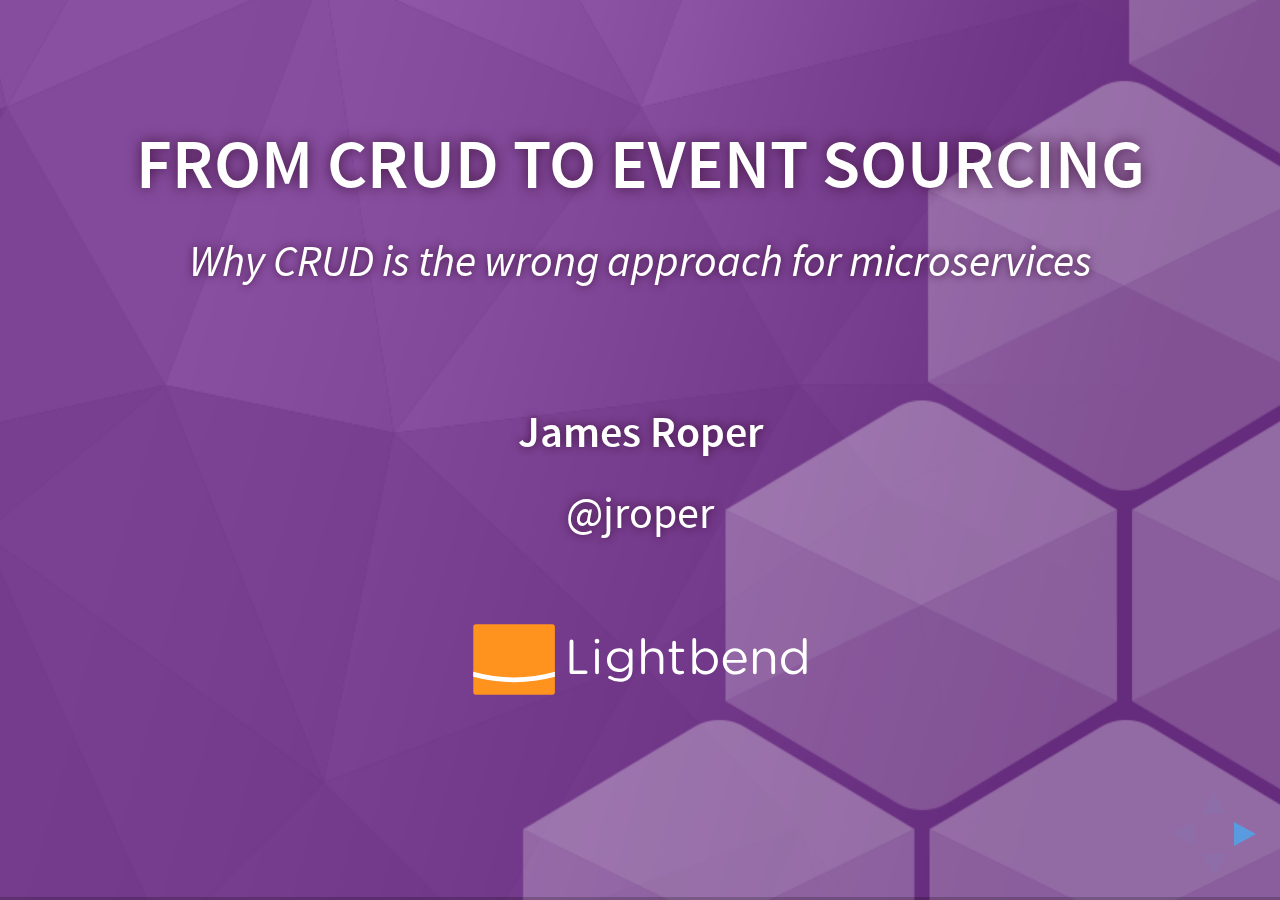
<file: index.html>
<!doctype html>
<html>
	<head>
		<meta charset="utf-8">
		<meta name="viewport" content="width=device-width, initial-scale=1.0, maximum-scale=1.0, user-scalable=no">

		<title>From CRUD to Event Sourcing</title>

		<link rel="stylesheet" href="css/reveal.css">
		<link rel="stylesheet" href="css/theme/black.css">

		<!-- Theme used for syntax highlighting of code -->
		<link rel="stylesheet" href="lib/css/zenburn.css">

		<link rel="stylesheet" href="css/custom.css">

		<!-- Printing and PDF exports -->
		<script>
			var link = document.createElement( 'link' );
			link.rel = 'stylesheet';
			link.type = 'text/css';
			link.href = window.location.search.match( /print-pdf/gi ) ? 'css/print/pdf.css' : 'css/print/paper.css';
			document.getElementsByTagName( 'head' )[0].appendChild( link );
		</script>
	</head>
	<body>
		<div class="reveal" id="presentation">
			<div class="slides">

<section>

    <h2>From CRUD to Event Sourcing</h2>

    <p style="font-style: italic;">Why CRUD is the wrong approach for microservices</p>

    <p style="margin-top: 100px; font-weight: bold;">James Roper</p>

    <p><tt>@jroper</tt></p>

    <img style="width: 30%; margin-top: 50px; border: none; background: none; box-shadow: none;" src="assets/lightbend-logo.svg"/>
</section>

<section>
    <h2>Agenda</h2>

    <ul>
        <li class="fragment">Failure test CRUD solutions</li>
        <li class="fragment">Learn about Event Sourcing</li>
        <li class="fragment">See why Event Sourcing is resilient</li>
        <li class="fragment">Live coding!</li>
    </ul>
</section>

<section>
<section>
    <h2>Holiday Rentals</h2>

    <ul>
        <li class="fragment">Airbnb like application</li>
        <li class="fragment">Asynchronous microservice architecture</li>
        <li class="fragment">Kafka for messaging</li>
        <li class="fragment">Reservation service uses CRUD persistence</li>
    </ul>
</section>

<section>
    <h2>Architecture</h2>
    
    <img src="assets/architecture.png" />
</section>
</section>

<section>
<section>
    <h2>Service implementation</h2>

    <ul>
        <li class="fragment">Basic approach:
            <ul>
                <li class="fragment">Update database</li>
                <li class="fragment and-link"><em>and</em></li>
                <li class="fragment">Publish to Kafka</li>
            </ul>
        </li>
    </ul>
</section>    

<section>
    <h2>Naive approach</h2>
    <div class="image-fragments">
        <img src="assets/publish-after-1.png" class="fragment"/>
        <img src="assets/publish-after-2.png" class="fragment"/>
        <img src="assets/publish-after-3.png" class="fragment"/>
        <img src="assets/publish-after-4.png" class="fragment"/>
        <img src="assets/publish-after-0.png" />
    </div>
</section>

<section>
    <h2>What if something goes wrong?</h2>

    <ul>
        <li class="fragment">Is this approach resilent?</li>
        <li class="fragment">What if:
            <ul>
                <li class="fragment">The service goes down?</li>
                <li class="fragment">The database goes down?</li>
                <li class="fragment">Kafka goes down?</li>
                <li class="fragment">The network goes down?</li>
            </ul>
        </li>
    </ul>
</section>

<section>
    <h2>Naive approach</h2>
    <div class="image-fragments">
        <img src="assets/publish-after-5.png" class="fragment"/>
        <img src="assets/publish-after-6.png" class="fragment"/>
        <img src="assets/publish-after-4.png" />
    </div>
</section>

<section>
    <img src="assets/dino-rent.png" />
</section>


</section>

<section>
<section>
    <h2>Another solution?</h2>

    <div class="image-fragments">
        <img src="assets/commit-after-1.png" class="fragment"/>
        <img src="assets/commit-after-2.png" class="fragment"/>
        <img src="assets/commit-after-3.png" class="fragment"/>
        <img src="assets/commit-after-4.png" class="fragment"/>
        <img src="assets/commit-after-5.png" class="fragment"/>
        <img src="assets/commit-after-6.png" class="fragment"/>
        <img src="assets/commit-after-0.png" />
    </div>
</section>

<section>
    <h2>Two generals problem</h2>

    <img src="assets/2-generals.png" />
</section>

<section>
    <h2>Two generals problem</h2>

    <ul>
        <li class="fragment">It is proven to be unsolveable</li>
    </ul>
</section>

<section>
    <h2>Two-phase commit</h2>

    <ul>
        <li class="fragment">Can't we just use two-phase commit?
            <ul>
                <li class="fragment">No.</li>
                <li class="fragment">Only reduces the window for failure to cause a problem</li>
                <li class="fragment">The window is largest when failure is most likely</li>
                <li class="fragment">Coordination comes at high cost</li>
            </ul>
        </li>
    </ul>
</section>
</section>

<section>
<section>
    <h2>Too hard?</h2>

    <ul>
        <li class="fragment">Maybe it's all too hard</li>
        <li class="fragment">Is inconsistency really that bad?</li>
    </ul>
</section>

<section>
    <h2>An easier way?</h2>

    <ul>
        <li class="fragment">We can't solve the 2 generals problem</li>
        <li class="fragment">What if come up with a different plan of attack?</li>
    </ul>
</section>
</section>

<section>
<section>
    <h2>Event sourcing</h2>

    <ul>
        <li class="fragment">Don't store the current state</li>
        <li class="fragment">Store the events that occurred</li>
        <li class="fragment">Compute the state from the events</li>
    </ul>
</section>

<section>
    <h2>Event sourcing</h2>

    <div class="image-fragments">
        <img src="assets/es-append-1.png" class="fragment"/>
        <img src="assets/es-append-2.png" class="fragment"/>
        <img src="assets/es-append-3.png" class="fragment"/>
        <img src="assets/es-append-4.png" class="fragment"/>
        <img src="assets/es-append-5.png" class="fragment"/>
        <img src="assets/es-append-0.png"/>
    </div>
</section>

<section>
    <h2>Event sourcing</h2>

    <div class="image-fragments">
        <img src="assets/es-publish-1.png" class="fragment"/>
        <img src="assets/es-publish-2.png" class="fragment"/>
        <img src="assets/es-publish-3.png" class="fragment"/>
        <img src="assets/es-publish-4.png" class="fragment"/>
        <img src="assets/es-publish-5.png" class="fragment"/>
        <img src="assets/es-publish-0.png"/>
    </div>
</section>

<section>
    <h2>Event sourcing</h2>

    <ul>
        <li>Advantages:
            <ul>
                <li class="fragment">Fact centric approach</li>
                <li class="fragment">Built in audit log</li>
                <li class="fragment">Compute the state of the system at any time</li>
            </ul>
        </li>
    </ul>
</section>

<section>
    <h2>Event sourcing</h2>

    <ul>
        <li>Details:
            <ul>
                <li class="fragment">How is consistency addressed?</li>
                <li class="fragment">Is replaying events expensive?</li>
                <li class="fragment">How to query data?</li>
            </ul>
        </li>
    </ul>
</section>
</section>

<section>
<section>
    <h2>Summary</h2>
    
    <ul>
        <li class="fragment">CRUD is not an ideal fit distributed systems</li>
        <li class="fragment">Event sourcing is an ideal fit for distributed systems</li>
        <li class="fragment">Event sourcing brings a host of other advantages</li>
    </ul>
</section>

<section>
    <h2>Next steps</h2>

    <p><a href="http://lagomframework.com">http://lagomframework.com</a></p>
    <p><a href="https://github.com/jroper/crud-to-es">https://github.com/jroper/crud-to-es</a></p>
</section>
</section>
			</div>
		</div>

		<script src="lib/js/head.min.js"></script>
		<script src="js/reveal.js"></script>

		<script>

            var sections = document.getElementsByTagName('section');
			for (var i = 0; i < sections.length; i++) {
                var slide = sections[i];
  				if (!(slide.getAttribute('data-background') ||
        				slide.getAttribute('data-background-video') ||
        				slide.getAttribute('data-background-iframe'))) {
    				slide.setAttribute('data-background', 'assets/lagom-hero.png');
  				}
			}

			// More info https://github.com/hakimel/reveal.js#configuration
			Reveal.initialize({
				history: true,

				// More info https://github.com/hakimel/reveal.js#dependencies
				dependencies: [
					{ src: 'plugin/markdown/marked.js' },
					{ src: 'plugin/markdown/markdown.js' },
					{ src: 'plugin/notes/notes.js', async: true },
					{ src: 'plugin/highlight/highlight.js', async: true, callback: function() { hljs.initHighlightingOnLoad(); } }
				],

                keyboard: {
                    86: "togglePause"
                }
			});
		</script>
	</body>
</html>
</file>
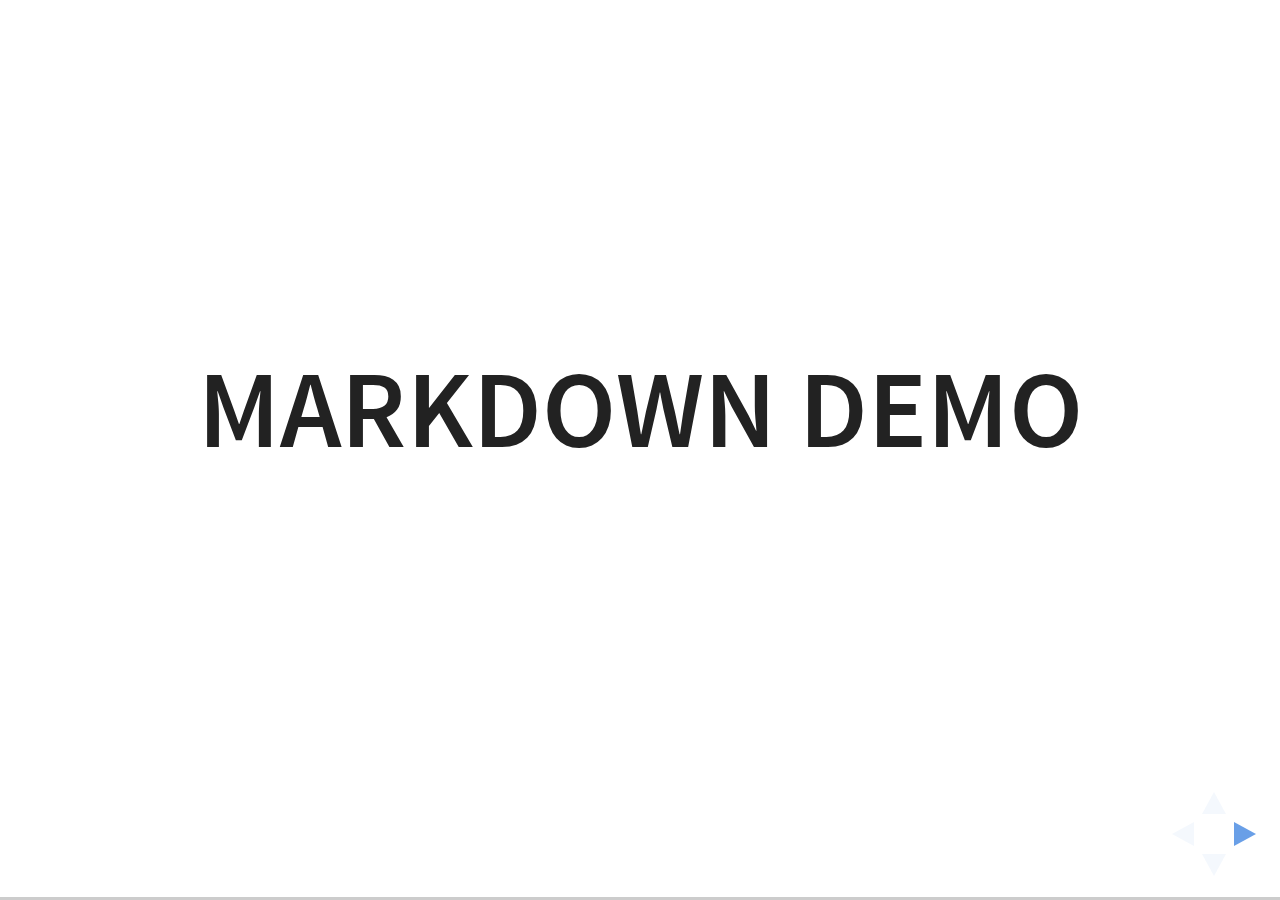
<file: plugin/markdown/example.html>
<!doctype html>
<html lang="en">

	<head>
		<meta charset="utf-8">

		<title>reveal.js - Markdown Demo</title>

		<link rel="stylesheet" href="../../css/reveal.css">
		<link rel="stylesheet" href="../../css/theme/white.css" id="theme">

        <link rel="stylesheet" href="../../lib/css/zenburn.css">
	</head>

	<body>

		<div class="reveal">

			<div class="slides">

                <!-- Use external markdown resource, separate slides by three newlines; vertical slides by two newlines -->
                <section data-markdown="example.md" data-separator="^\n\n\n" data-separator-vertical="^\n\n"></section>

                <!-- Slides are separated by three dashes (quick 'n dirty regular expression) -->
                <section data-markdown data-separator="---">
                    <script type="text/template">
                        ## Demo 1
                        Slide 1
                        ---
                        ## Demo 1
                        Slide 2
                        ---
                        ## Demo 1
                        Slide 3
                    </script>
                </section>

                <!-- Slides are separated by newline + three dashes + newline, vertical slides identical but two dashes -->
                <section data-markdown data-separator="^\n---\n$" data-separator-vertical="^\n--\n$">
                    <script type="text/template">
                        ## Demo 2
                        Slide 1.1

                        --

                        ## Demo 2
                        Slide 1.2

                        ---

                        ## Demo 2
                        Slide 2
                    </script>
                </section>

                <!-- No "extra" slides, since there are no separators defined (so they'll become horizontal rulers) -->
                <section data-markdown>
                    <script type="text/template">
                        A

                        ---

                        B

                        ---

                        C
                    </script>
                </section>

                <!-- Slide attributes -->
                <section data-markdown>
                    <script type="text/template">
                        <!-- .slide: data-background="#000000" -->
                        ## Slide attributes
                    </script>
                </section>

                <!-- Element attributes -->
                <section data-markdown>
                    <script type="text/template">
                        ## Element attributes
                        - Item 1 <!-- .element: class="fragment" data-fragment-index="2" -->
                        - Item 2 <!-- .element: class="fragment" data-fragment-index="1" -->
                    </script>
                </section>

                <!-- Code -->
                <section data-markdown>
                    <script type="text/template">
                        ```php
                        public function foo()
                        {
                            $foo = array(
                                'bar' => 'bar'
                            )
                        }
                        ```
                    </script>
                </section>

            </div>
		</div>

		<script src="../../lib/js/head.min.js"></script>
		<script src="../../js/reveal.js"></script>

		<script>

			Reveal.initialize({
				controls: true,
				progress: true,
				history: true,
				center: true,

				// Optional libraries used to extend on reveal.js
				dependencies: [
					{ src: '../../lib/js/classList.js', condition: function() { return !document.body.classList; } },
					{ src: 'marked.js', condition: function() { return !!document.querySelector( '[data-markdown]' ); } },
                    { src: 'markdown.js', condition: function() { return !!document.querySelector( '[data-markdown]' ); } },
                    { src: '../highlight/highlight.js', async: true, callback: function() { hljs.initHighlightingOnLoad(); } },
					{ src: '../notes/notes.js' }
				]
			});

		</script>

	</body>
</html>
</file>
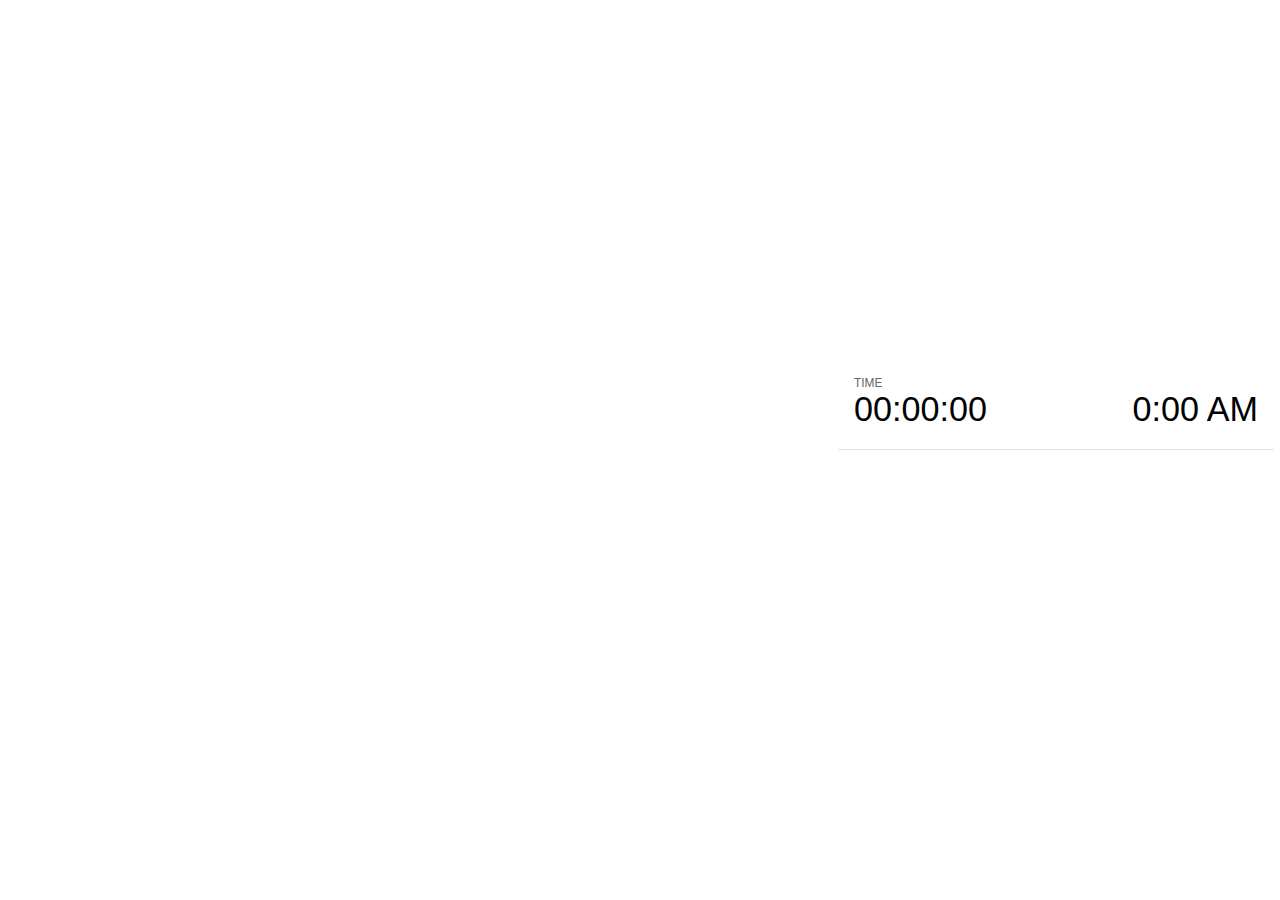
<file: plugin/notes/notes.html>
<!doctype html>
<html lang="en">
	<head>
		<meta charset="utf-8">

		<title>reveal.js - Slide Notes</title>

		<style>
			body {
				font-family: Helvetica;
			}

			#current-slide,
			#upcoming-slide,
			#speaker-controls {
				padding: 6px;
				box-sizing: border-box;
				-moz-box-sizing: border-box;
			}

			#current-slide iframe,
			#upcoming-slide iframe {
				width: 100%;
				height: 100%;
				border: 1px solid #ddd;
			}

			#current-slide .label,
			#upcoming-slide .label {
				position: absolute;
				top: 10px;
				left: 10px;
				font-weight: bold;
				font-size: 14px;
				z-index: 2;
				color: rgba( 255, 255, 255, 0.9 );
			}

			#current-slide {
				position: absolute;
				width: 65%;
				height: 100%;
				top: 0;
				left: 0;
				padding-right: 0;
			}

			#upcoming-slide {
				position: absolute;
				width: 35%;
				height: 40%;
				right: 0;
				top: 0;
			}

			#speaker-controls {
				position: absolute;
				top: 40%;
				right: 0;
				width: 35%;
				height: 60%;
				overflow: auto;

				font-size: 18px;
			}

				.speaker-controls-time.hidden,
				.speaker-controls-notes.hidden {
					display: none;
				}

				.speaker-controls-time .label,
				.speaker-controls-notes .label {
					text-transform: uppercase;
					font-weight: normal;
					font-size: 0.66em;
					color: #666;
					margin: 0;
				}

				.speaker-controls-time {
					border-bottom: 1px solid rgba( 200, 200, 200, 0.5 );
					margin-bottom: 10px;
					padding: 10px 16px;
					padding-bottom: 20px;
					cursor: pointer;
				}

				.speaker-controls-time .reset-button {
					opacity: 0;
					float: right;
					color: #666;
					text-decoration: none;
				}
				.speaker-controls-time:hover .reset-button {
					opacity: 1;
				}

				.speaker-controls-time .timer,
				.speaker-controls-time .clock {
					width: 50%;
					font-size: 1.9em;
				}

				.speaker-controls-time .timer {
					float: left;
				}

				.speaker-controls-time .clock {
					float: right;
					text-align: right;
				}

				.speaker-controls-time span.mute {
					color: #bbb;
				}

				.speaker-controls-notes {
					padding: 10px 16px;
				}

				.speaker-controls-notes .value {
					margin-top: 5px;
					line-height: 1.4;
					font-size: 1.2em;
				}

			.clear {
				clear: both;
			}

			@media screen and (max-width: 1080px) {
				#speaker-controls {
					font-size: 16px;
				}
			}

			@media screen and (max-width: 900px) {
				#speaker-controls {
					font-size: 14px;
				}
			}

			@media screen and (max-width: 800px) {
				#speaker-controls {
					font-size: 12px;
				}
			}

		</style>
	</head>

	<body>

		<div id="current-slide"></div>
		<div id="upcoming-slide"><span class="label">UPCOMING:</span></div>
		<div id="speaker-controls">
			<div class="speaker-controls-time">
				<h4 class="label">Time <span class="reset-button">Click to Reset</span></h4>
				<div class="clock">
					<span class="clock-value">0:00 AM</span>
				</div>
				<div class="timer">
					<span class="hours-value">00</span><span class="minutes-value">:00</span><span class="seconds-value">:00</span>
				</div>
				<div class="clear"></div>
			</div>

			<div class="speaker-controls-notes hidden">
				<h4 class="label">Notes</h4>
				<div class="value"></div>
			</div>
		</div>

		<script src="../../plugin/markdown/marked.js"></script>
		<script>

			(function() {

				var notes,
					notesValue,
					currentState,
					currentSlide,
					upcomingSlide,
					connected = false;

				window.addEventListener( 'message', function( event ) {

					var data = JSON.parse( event.data );

					// The overview mode is only useful to the reveal.js instance
					// where navigation occurs so we don't sync it
					if( data.state ) delete data.state.overview;

					// Messages sent by the notes plugin inside of the main window
					if( data && data.namespace === 'reveal-notes' ) {
						if( data.type === 'connect' ) {
							handleConnectMessage( data );
						}
						else if( data.type === 'state' ) {
							handleStateMessage( data );
						}
					}
					// Messages sent by the reveal.js inside of the current slide preview
					else if( data && data.namespace === 'reveal' ) {
						if( /ready/.test( data.eventName ) ) {
							// Send a message back to notify that the handshake is complete
							window.opener.postMessage( JSON.stringify({ namespace: 'reveal-notes', type: 'connected'} ), '*' );
						}
						else if( /slidechanged|fragmentshown|fragmenthidden|paused|resumed/.test( data.eventName ) && currentState !== JSON.stringify( data.state ) ) {

							window.opener.postMessage( JSON.stringify({ method: 'setState', args: [ data.state ]} ), '*' );

						}
					}

				} );

				/**
				 * Called when the main window is trying to establish a
				 * connection.
				 */
				function handleConnectMessage( data ) {

					if( connected === false ) {
						connected = true;

						setupIframes( data );
						setupKeyboard();
						setupNotes();
						setupTimer();
					}

				}

				/**
				 * Called when the main window sends an updated state.
				 */
				function handleStateMessage( data ) {

					// Store the most recently set state to avoid circular loops
					// applying the same state
					currentState = JSON.stringify( data.state );

					// No need for updating the notes in case of fragment changes
					if ( data.notes ) {
						notes.classList.remove( 'hidden' );
						notesValue.style.whiteSpace = data.whitespace;
						if( data.markdown ) {
							notesValue.innerHTML = marked( data.notes );
						}
						else {
							notesValue.innerHTML = data.notes;
						}
					}
					else {
						notes.classList.add( 'hidden' );
					}

					// Update the note slides
					currentSlide.contentWindow.postMessage( JSON.stringify({ method: 'setState', args: [ data.state ] }), '*' );
					upcomingSlide.contentWindow.postMessage( JSON.stringify({ method: 'setState', args: [ data.state ] }), '*' );
					upcomingSlide.contentWindow.postMessage( JSON.stringify({ method: 'next' }), '*' );

				}

				// Limit to max one state update per X ms
				handleStateMessage = debounce( handleStateMessage, 200 );

				/**
				 * Forward keyboard events to the current slide window.
				 * This enables keyboard events to work even if focus
				 * isn't set on the current slide iframe.
				 */
				function setupKeyboard() {

					document.addEventListener( 'keydown', function( event ) {
						currentSlide.contentWindow.postMessage( JSON.stringify({ method: 'triggerKey', args: [ event.keyCode ] }), '*' );
					} );

				}

				/**
				 * Creates the preview iframes.
				 */
				function setupIframes( data ) {

					var params = [
						'receiver',
						'progress=false',
						'history=false',
						'transition=none',
						'autoSlide=0',
						'backgroundTransition=none'
					].join( '&' );

					var urlSeparator = /\?/.test(data.url) ? '&' : '?';
					var hash = '#/' + data.state.indexh + '/' + data.state.indexv;
					var currentURL = data.url + urlSeparator + params + '&postMessageEvents=true' + hash;
					var upcomingURL = data.url + urlSeparator + params + '&controls=false' + hash;

					currentSlide = document.createElement( 'iframe' );
					currentSlide.setAttribute( 'width', 1280 );
					currentSlide.setAttribute( 'height', 1024 );
					currentSlide.setAttribute( 'src', currentURL );
					document.querySelector( '#current-slide' ).appendChild( currentSlide );

					upcomingSlide = document.createElement( 'iframe' );
					upcomingSlide.setAttribute( 'width', 640 );
					upcomingSlide.setAttribute( 'height', 512 );
					upcomingSlide.setAttribute( 'src', upcomingURL );
					document.querySelector( '#upcoming-slide' ).appendChild( upcomingSlide );

				}

				/**
				 * Setup the notes UI.
				 */
				function setupNotes() {

					notes = document.querySelector( '.speaker-controls-notes' );
					notesValue = document.querySelector( '.speaker-controls-notes .value' );

				}

				/**
				 * Create the timer and clock and start updating them
				 * at an interval.
				 */
				function setupTimer() {

					var start = new Date(),
						timeEl = document.querySelector( '.speaker-controls-time' ),
						clockEl = timeEl.querySelector( '.clock-value' ),
						hoursEl = timeEl.querySelector( '.hours-value' ),
						minutesEl = timeEl.querySelector( '.minutes-value' ),
						secondsEl = timeEl.querySelector( '.seconds-value' );

					function _updateTimer() {

						var diff, hours, minutes, seconds,
							now = new Date();

						diff = now.getTime() - start.getTime();
						hours = Math.floor( diff / ( 1000 * 60 * 60 ) );
						minutes = Math.floor( ( diff / ( 1000 * 60 ) ) % 60 );
						seconds = Math.floor( ( diff / 1000 ) % 60 );

						clockEl.innerHTML = now.toLocaleTimeString( 'en-US', { hour12: true, hour: '2-digit', minute:'2-digit' } );
						hoursEl.innerHTML = zeroPadInteger( hours );
						hoursEl.className = hours > 0 ? '' : 'mute';
						minutesEl.innerHTML = ':' + zeroPadInteger( minutes );
						minutesEl.className = minutes > 0 ? '' : 'mute';
						secondsEl.innerHTML = ':' + zeroPadInteger( seconds );

					}

					// Update once directly
					_updateTimer();

					// Then update every second
					setInterval( _updateTimer, 1000 );

					timeEl.addEventListener( 'click', function() {
						start = new Date();
						_updateTimer();
						return false;
					} );

				}

				function zeroPadInteger( num ) {

					var str = '00' + parseInt( num );
					return str.substring( str.length - 2 );

				}

				/**
				 * Limits the frequency at which a function can be called.
				 */
				function debounce( fn, ms ) {

					var lastTime = 0,
						timeout;

					return function() {

						var args = arguments;
						var context = this;

						clearTimeout( timeout );

						var timeSinceLastCall = Date.now() - lastTime;
						if( timeSinceLastCall > ms ) {
							fn.apply( context, args );
							lastTime = Date.now();
						}
						else {
							timeout = setTimeout( function() {
								fn.apply( context, args );
								lastTime = Date.now();
							}, ms - timeSinceLastCall );
						}

					}

				}

			})();

		</script>
	</body>
</html>
</file>
<file: css/theme/black.css>
/**
 * Black theme for reveal.js. This is the opposite of the 'white' theme.
 *
 * By Hakim El Hattab, http://hakim.se
 */
@import url(../../lib/font/source-sans-pro/source-sans-pro.css);
section.has-light-background, section.has-light-background h1, section.has-light-background h2, section.has-light-background h3, section.has-light-background h4, section.has-light-background h5, section.has-light-background h6 {
  color: #222; }

/*********************************************
 * GLOBAL STYLES
 *********************************************/
body {
  background: #222;
  background-color: #222; }

.reveal {
  font-family: "Source Sans Pro", Helvetica, sans-serif;
  font-size: 38px;
  font-weight: normal;
  color: #fff; }

::selection {
  color: #fff;
  background: #bee4fd;
  text-shadow: none; }

.reveal .slides > section,
.reveal .slides > section > section {
  line-height: 1.3;
  font-weight: inherit; }

/*********************************************
 * HEADERS
 *********************************************/
.reveal h1,
.reveal h2,
.reveal h3,
.reveal h4,
.reveal h5,
.reveal h6 {
  margin: 0 0 20px 0;
  color: #fff;
  font-family: "Source Sans Pro", Helvetica, sans-serif;
  font-weight: 600;
  line-height: 1.2;
  letter-spacing: normal;
  text-transform: uppercase;
  text-shadow: none;
  word-wrap: break-word; }

.reveal h1 {
  font-size: 2.5em; }

.reveal h2 {
  font-size: 1.6em; }

.reveal h3 {
  font-size: 1.3em; }

.reveal h4 {
  font-size: 1em; }

.reveal h1 {
  text-shadow: none; }

/*********************************************
 * OTHER
 *********************************************/
.reveal p {
  margin: 20px 0;
  line-height: 1.3; }

/* Ensure certain elements are never larger than the slide itself */
.reveal img,
.reveal video,
.reveal iframe {
  max-width: 95%;
  max-height: 95%; }

.reveal strong,
.reveal b {
  font-weight: bold; }

.reveal em {
  font-style: italic; }

.reveal ol,
.reveal dl,
.reveal ul {
  display: inline-block;
  text-align: left;
  margin: 0 0 0 1em; }

.reveal ol {
  list-style-type: decimal; }

.reveal ul {
  list-style-type: disc; }

.reveal ul ul {
  list-style-type: square; }

.reveal ul ul ul {
  list-style-type: circle; }

.reveal ul ul,
.reveal ul ol,
.reveal ol ol,
.reveal ol ul {
  display: block;
  margin-left: 40px; }

.reveal dt {
  font-weight: bold; }

.reveal dd {
  margin-left: 40px; }

.reveal q,
.reveal blockquote {
  quotes: none; }

.reveal blockquote {
  display: block;
  position: relative;
  width: 70%;
  margin: 20px auto;
  padding: 5px;
  font-style: italic;
  background: rgba(255, 255, 255, 0.05);
  box-shadow: 0px 0px 2px rgba(0, 0, 0, 0.2); }

.reveal blockquote p:first-child,
.reveal blockquote p:last-child {
  display: inline-block; }

.reveal q {
  font-style: italic; }

.reveal pre {
  display: block;
  position: relative;
  width: 90%;
  margin: 20px auto;
  text-align: left;
  font-size: 0.55em;
  font-family: monospace;
  line-height: 1.2em;
  word-wrap: break-word;
  box-shadow: 0px 0px 6px rgba(0, 0, 0, 0.3); }

.reveal code {
  font-family: monospace; }

.reveal pre code {
  display: block;
  padding: 5px;
  overflow: auto;
  max-height: 400px;
  word-wrap: normal; }

.reveal table {
  margin: auto;
  border-collapse: collapse;
  border-spacing: 0; }

.reveal table th {
  font-weight: bold; }

.reveal table th,
.reveal table td {
  text-align: left;
  padding: 0.2em 0.5em 0.2em 0.5em;
  border-bottom: 1px solid; }

.reveal table th[align="center"],
.reveal table td[align="center"] {
  text-align: center; }

.reveal table th[align="right"],
.reveal table td[align="right"] {
  text-align: right; }

.reveal table tbody tr:last-child th,
.reveal table tbody tr:last-child td {
  border-bottom: none; }

.reveal sup {
  vertical-align: super; }

.reveal sub {
  vertical-align: sub; }

.reveal small {
  display: inline-block;
  font-size: 0.6em;
  line-height: 1.2em;
  vertical-align: top; }

.reveal small * {
  vertical-align: top; }

/*********************************************
 * LINKS
 *********************************************/
.reveal a {
  color: #42affa;
  text-decoration: none;
  -webkit-transition: color .15s ease;
  -moz-transition: color .15s ease;
  transition: color .15s ease; }

.reveal a:hover {
  color: #8dcffc;
  text-shadow: none;
  border: none; }

.reveal .roll span:after {
  color: #fff;
  background: #068de9; }

/*********************************************
 * IMAGES
 *********************************************/
.reveal section img {
  margin: 15px 0px;
  background: rgba(255, 255, 255, 0.12);
  border: 4px solid #fff;
  box-shadow: 0 0 10px rgba(0, 0, 0, 0.15); }

.reveal section img.plain {
  border: 0;
  box-shadow: none; }

.reveal a img {
  -webkit-transition: all .15s linear;
  -moz-transition: all .15s linear;
  transition: all .15s linear; }

.reveal a:hover img {
  background: rgba(255, 255, 255, 0.2);
  border-color: #42affa;
  box-shadow: 0 0 20px rgba(0, 0, 0, 0.55); }

/*********************************************
 * NAVIGATION CONTROLS
 *********************************************/
.reveal .controls .navigate-left,
.reveal .controls .navigate-left.enabled {
  border-right-color: #42affa; }

.reveal .controls .navigate-right,
.reveal .controls .navigate-right.enabled {
  border-left-color: #42affa; }

.reveal .controls .navigate-up,
.reveal .controls .navigate-up.enabled {
  border-bottom-color: #42affa; }

.reveal .controls .navigate-down,
.reveal .controls .navigate-down.enabled {
  border-top-color: #42affa; }

.reveal .controls .navigate-left.enabled:hover {
  border-right-color: #8dcffc; }

.reveal .controls .navigate-right.enabled:hover {
  border-left-color: #8dcffc; }

.reveal .controls .navigate-up.enabled:hover {
  border-bottom-color: #8dcffc; }

.reveal .controls .navigate-down.enabled:hover {
  border-top-color: #8dcffc; }

/*********************************************
 * PROGRESS BAR
 *********************************************/
.reveal .progress {
  background: rgba(0, 0, 0, 0.2); }

.reveal .progress span {
  background: #42affa;
  -webkit-transition: width 800ms cubic-bezier(0.26, 0.86, 0.44, 0.985);
  -moz-transition: width 800ms cubic-bezier(0.26, 0.86, 0.44, 0.985);
  transition: width 800ms cubic-bezier(0.26, 0.86, 0.44, 0.985); }
</file>
<file: lib/css/zenburn.css>
/*

Zenburn style from voldmar.ru (c) Vladimir Epifanov <voldmar@voldmar.ru>
based on dark.css by Ivan Sagalaev

*/

.hljs {
  display: block;
  overflow-x: auto;
  padding: 0.5em;
  background: #3f3f3f;
  color: #dcdcdc;
}

.hljs-keyword,
.hljs-selector-tag,
.hljs-tag {
  color: #e3ceab;
}

.hljs-template-tag {
  color: #dcdcdc;
}

.hljs-number {
  color: #8cd0d3;
}

.hljs-variable,
.hljs-template-variable,
.hljs-attribute {
  color: #efdcbc;
}

.hljs-literal {
  color: #efefaf;
}

.hljs-subst {
  color: #8f8f8f;
}

.hljs-title,
.hljs-name,
.hljs-selector-id,
.hljs-selector-class,
.hljs-section,
.hljs-type {
  color: #efef8f;
}

.hljs-symbol,
.hljs-bullet,
.hljs-link {
  color: #dca3a3;
}

.hljs-deletion,
.hljs-string,
.hljs-built_in,
.hljs-builtin-name {
  color: #cc9393;
}

.hljs-addition,
.hljs-comment,
.hljs-quote,
.hljs-meta {
  color: #7f9f7f;
}


.hljs-emphasis {
  font-style: italic;
}

.hljs-strong {
  font-weight: bold;
}
</file>
<file: css/custom.css>
/* by default, hide all images in the image fragments... */
.image-fragments > img {
    display: none;
}
/* ...unless it's the current fragment */
.image-fragments > img.current-fragment {
    display: inline;
}
/* since the first image is not a fragment, needs to be treated
 * specially. we put it as the last child, and default it to be
 * displayed... */
.image-fragments > img:last-child {
    display: inline;
}
/* ...and then when there is a current-fragment before it, we
 * hide it */
.image-fragments .current-fragment ~ :last-child {
    display: none;
}

/* increases contrast on background */
#presentation h2, #presentation li, #presentation p {
    text-shadow: #421540 0 0 0.2em;
}

#presentation a, #presentation a:visited {
    color: white;
}

li.and-link {
    list-style-type: none;
    padding-left: 40px;
}
</file>
<file: css/theme/white.css>
/**
 * White theme for reveal.js. This is the opposite of the 'black' theme.
 *
 * By Hakim El Hattab, http://hakim.se
 */
@import url(../../lib/font/source-sans-pro/source-sans-pro.css);
section.has-dark-background, section.has-dark-background h1, section.has-dark-background h2, section.has-dark-background h3, section.has-dark-background h4, section.has-dark-background h5, section.has-dark-background h6 {
  color: #fff; }

/*********************************************
 * GLOBAL STYLES
 *********************************************/
body {
  background: #fff;
  background-color: #fff; }

.reveal {
  font-family: "Source Sans Pro", Helvetica, sans-serif;
  font-size: 38px;
  font-weight: normal;
  color: #222; }

::selection {
  color: #fff;
  background: #98bdef;
  text-shadow: none; }

.reveal .slides > section,
.reveal .slides > section > section {
  line-height: 1.3;
  font-weight: inherit; }

/*********************************************
 * HEADERS
 *********************************************/
.reveal h1,
.reveal h2,
.reveal h3,
.reveal h4,
.reveal h5,
.reveal h6 {
  margin: 0 0 20px 0;
  color: #222;
  font-family: "Source Sans Pro", Helvetica, sans-serif;
  font-weight: 600;
  line-height: 1.2;
  letter-spacing: normal;
  text-transform: uppercase;
  text-shadow: none;
  word-wrap: break-word; }

.reveal h1 {
  font-size: 2.5em; }

.reveal h2 {
  font-size: 1.6em; }

.reveal h3 {
  font-size: 1.3em; }

.reveal h4 {
  font-size: 1em; }

.reveal h1 {
  text-shadow: none; }

/*********************************************
 * OTHER
 *********************************************/
.reveal p {
  margin: 20px 0;
  line-height: 1.3; }

/* Ensure certain elements are never larger than the slide itself */
.reveal img,
.reveal video,
.reveal iframe {
  max-width: 95%;
  max-height: 95%; }

.reveal strong,
.reveal b {
  font-weight: bold; }

.reveal em {
  font-style: italic; }

.reveal ol,
.reveal dl,
.reveal ul {
  display: inline-block;
  text-align: left;
  margin: 0 0 0 1em; }

.reveal ol {
  list-style-type: decimal; }

.reveal ul {
  list-style-type: disc; }

.reveal ul ul {
  list-style-type: square; }

.reveal ul ul ul {
  list-style-type: circle; }

.reveal ul ul,
.reveal ul ol,
.reveal ol ol,
.reveal ol ul {
  display: block;
  margin-left: 40px; }

.reveal dt {
  font-weight: bold; }

.reveal dd {
  margin-left: 40px; }

.reveal q,
.reveal blockquote {
  quotes: none; }

.reveal blockquote {
  display: block;
  position: relative;
  width: 70%;
  margin: 20px auto;
  padding: 5px;
  font-style: italic;
  background: rgba(255, 255, 255, 0.05);
  box-shadow: 0px 0px 2px rgba(0, 0, 0, 0.2); }

.reveal blockquote p:first-child,
.reveal blockquote p:last-child {
  display: inline-block; }

.reveal q {
  font-style: italic; }

.reveal pre {
  display: block;
  position: relative;
  width: 90%;
  margin: 20px auto;
  text-align: left;
  font-size: 0.55em;
  font-family: monospace;
  line-height: 1.2em;
  word-wrap: break-word;
  box-shadow: 0px 0px 6px rgba(0, 0, 0, 0.3); }

.reveal code {
  font-family: monospace; }

.reveal pre code {
  display: block;
  padding: 5px;
  overflow: auto;
  max-height: 400px;
  word-wrap: normal; }

.reveal table {
  margin: auto;
  border-collapse: collapse;
  border-spacing: 0; }

.reveal table th {
  font-weight: bold; }

.reveal table th,
.reveal table td {
  text-align: left;
  padding: 0.2em 0.5em 0.2em 0.5em;
  border-bottom: 1px solid; }

.reveal table th[align="center"],
.reveal table td[align="center"] {
  text-align: center; }

.reveal table th[align="right"],
.reveal table td[align="right"] {
  text-align: right; }

.reveal table tbody tr:last-child th,
.reveal table tbody tr:last-child td {
  border-bottom: none; }

.reveal sup {
  vertical-align: super; }

.reveal sub {
  vertical-align: sub; }

.reveal small {
  display: inline-block;
  font-size: 0.6em;
  line-height: 1.2em;
  vertical-align: top; }

.reveal small * {
  vertical-align: top; }

/*********************************************
 * LINKS
 *********************************************/
.reveal a {
  color: #2a76dd;
  text-decoration: none;
  -webkit-transition: color .15s ease;
  -moz-transition: color .15s ease;
  transition: color .15s ease; }

.reveal a:hover {
  color: #6ca0e8;
  text-shadow: none;
  border: none; }

.reveal .roll span:after {
  color: #fff;
  background: #1a53a1; }

/*********************************************
 * IMAGES
 *********************************************/
.reveal section img {
  margin: 15px 0px;
  background: rgba(255, 255, 255, 0.12);
  border: 4px solid #222;
  box-shadow: 0 0 10px rgba(0, 0, 0, 0.15); }

.reveal section img.plain {
  border: 0;
  box-shadow: none; }

.reveal a img {
  -webkit-transition: all .15s linear;
  -moz-transition: all .15s linear;
  transition: all .15s linear; }

.reveal a:hover img {
  background: rgba(255, 255, 255, 0.2);
  border-color: #2a76dd;
  box-shadow: 0 0 20px rgba(0, 0, 0, 0.55); }

/*********************************************
 * NAVIGATION CONTROLS
 *********************************************/
.reveal .controls .navigate-left,
.reveal .controls .navigate-left.enabled {
  border-right-color: #2a76dd; }

.reveal .controls .navigate-right,
.reveal .controls .navigate-right.enabled {
  border-left-color: #2a76dd; }

.reveal .controls .navigate-up,
.reveal .controls .navigate-up.enabled {
  border-bottom-color: #2a76dd; }

.reveal .controls .navigate-down,
.reveal .controls .navigate-down.enabled {
  border-top-color: #2a76dd; }

.reveal .controls .navigate-left.enabled:hover {
  border-right-color: #6ca0e8; }

.reveal .controls .navigate-right.enabled:hover {
  border-left-color: #6ca0e8; }

.reveal .controls .navigate-up.enabled:hover {
  border-bottom-color: #6ca0e8; }

.reveal .controls .navigate-down.enabled:hover {
  border-top-color: #6ca0e8; }

/*********************************************
 * PROGRESS BAR
 *********************************************/
.reveal .progress {
  background: rgba(0, 0, 0, 0.2); }

.reveal .progress span {
  background: #2a76dd;
  -webkit-transition: width 800ms cubic-bezier(0.26, 0.86, 0.44, 0.985);
  -moz-transition: width 800ms cubic-bezier(0.26, 0.86, 0.44, 0.985);
  transition: width 800ms cubic-bezier(0.26, 0.86, 0.44, 0.985); }
</file>
